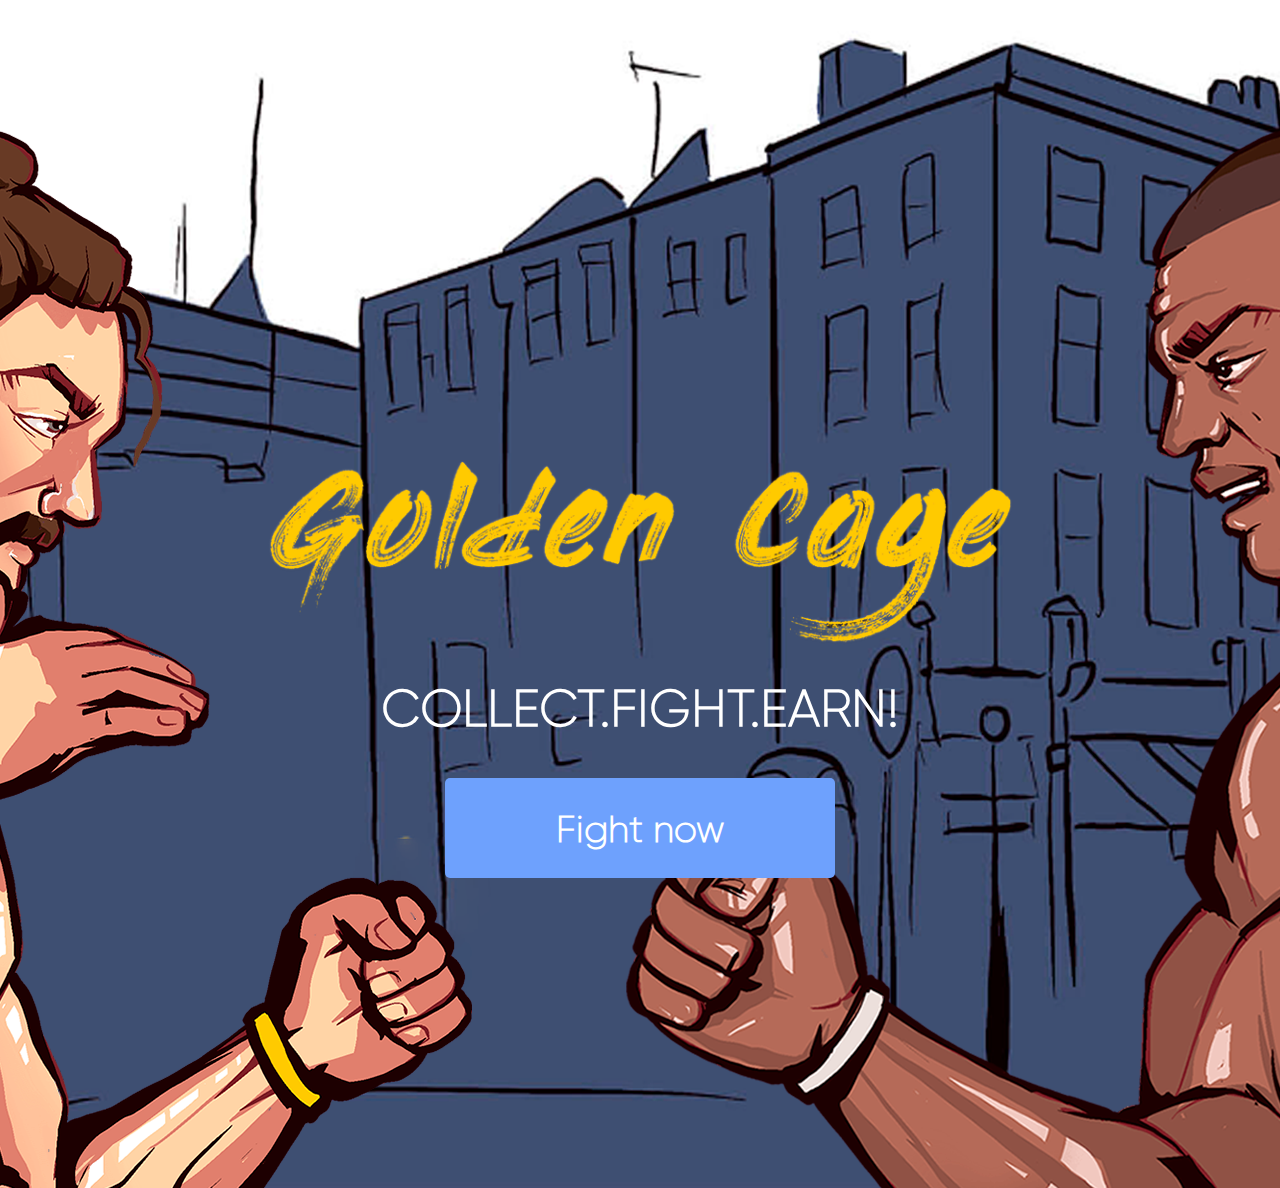
<file: index2.html>
<!DOCTYPE html>
<html lang="en">
<head>
    <meta charset="UTF-8">
    <meta http-equiv="X-UA-Compatible" content="IE=edge">
    <meta name="viewport" content="width=device-width, initial-scale=1.0">
    <title>Document</title>
    <link rel="stylesheet" href="style.css">
</head>
<body>
    <section class="collect">
        <div class="container">
            <img src="img/logo2.png" class="collect_img">
            <div class="collect_title">COLLECT.FIGHT.EARN!</div>
            <a href="#" class="collect_btn">Fight now</a>
        </div>
    </section>
</body>
</html>
</file>
<file: style.css>
*{
    margin: 0;
    padding: 0;
    box-sizing: border-box;
}

html{
    scroll-behavior: smooth;
}

.container{
    max-width:1187px;
    margin: 0 auto;
}

.container_header{
    width: 1200px;
    margin:0 auto;
}

::-webkit-scrollbar{
    width: 10px;
}
::-webkit-scrollbar-track{
    background: #455070;
}
::-webkit-scrollbar-thumb{
    background-color: #6396f4;
    border-radius: 10px;
}

a{
    text-decoration: none;
}

ul,li{
    list-style: none;
}

body{
    font-family: 'Gilroy';
}

@font-face{
    font-family: Gilroy;
    src:url(fonts/Gilroy-Black.ttf);
    src: url(fonts/Gilroy-BlackItalic.ttf);
    src: url(fonts/Gilroy-Bold.ttf);
    src:url(fonts/Gilroy-BoldItalic.ttf);
    src:url(fonts/Gilroy-ExtraBoldItalic.ttf);
    src:url(fonts/Gilroy-Heavy.ttf);
    src:url(fonts/Gilroy-HeavyItalic.ttf);
    src: url(fonts/Gilroy-LightItalic.ttf);
    src: url(fonts/Gilroy-Medium.ttf);
    src:url(fonts/Gilroy-MediumItalic.ttf);
    src:url(fonts/Gilroy-Regular.ttf);
    src:url(fonts/Gilroy-SemiBold.ttf);
    src:url(fonts/Gilroy-SemiBoldItalic.ttf);
    src:url(fonts/Gilroy-Thin.ttf);
    src:url(fonts/Gilroy-ThinItalic.ttf);
    src:url(fonts/Gilroy-UltraLight.ttf);
    /* src:url(fonts/Gilroy-UltraLightItalic.ttf); */
}

.header_top{
    height:80px;
    background-color: #455070;
    width: 100%;
    position:fixed;
    z-index: 99;
    transition:all .4s ease .8s;
    opacity: 0;
    transform: translate(0px,-50%);
}
.header_top.animation{
    opacity: 1;
    transform: translate(0px,0px);
}
.header_top-menu{
    display:flex;
    padding-top: 32px;
    margin-left: 85px;
}
.header_burger{
    display: none;
}
.header_menu-link{
    font-size:18px;
}
.header_menu-link a{
    margin-right: 15px;
    margin-left: 15px;
    color:#fff;
    text-align: center;
    display: block;
}
.logo{
    padding:0 19px;
    margin-top: -20px;
}
.social{
    margin-left: 10px;
    margin-top:-8px;
    position: absolute;
    right: 40px;
}
.social_link img{
    height: 32px;
}
.golden_img.animation{
    opacity: 1;
    transform:translate(0px,0px);
}
.header_title.animation{
    opacity: 1;
    transform:translate(0px,0px);
}
.header_title2.animation{
    opacity: 1;
    transform:translate(0px,0px);
}
.header_text.animation{
    opacity: 1;
    transform:translate(0px,0px);
}
.golden_img,.header_title,.header_title2,.header_text{
    padding-left: 120px;
    opacity: 0;
    transition: all .4s ease .4s;
    transform:translate(-20%,0px);
}
.header_lang{
    display:flex;
    position: absolute;
    right: 150px;
}
.translate{
    font-family: 'GILROY bold';
    font-weight: 600;
    margin-right: 17px;
    color:#fff;
    cursor:pointer;
}
.translate.active{
    color:#5c7cbc;
    pointer-events: none;
}
#en{
    position: relative;
}
#en::after{
    content:'|';
    position: absolute;
    left: 30px;
    color:#fff;
}
.header_bottom{
    height:1414px;
    background-image: url(img/header-bg.png);
    background-repeat: no-repeat;
    background-position: center;
}
.header_adaptive-img,.header_bottom-adaptive{
    display:none;
}
.header_bottom-inner{
    padding-top: 115px;
}
.golden_img,.collect_img{
    margin-bottom: 28px;
    width: 100%;
    max-width:775px;
    height:auto;
}
.header_title,.header_title2{
    font-family:Gilroy;
    font-size:65px;
    font-weight: 600;
    color:#fff;
}
.header_title2{
    margin-left: 220px;
    margin-bottom: 65px;
}
.header_text{
    font-size: 24px;
    color:#fff;
    font-weight: 400;
    max-width:700px;
}
.header_bottom-content{
    display:flex;
    padding-top: 83px;
}
.counter{
    max-width:600px;
    margin-left: 55px;
    transition: all .4s ease .4s;
    transform: translate(0px, 30%);
    opacity: 0;
}
.counter.animation{
    opacity: 1;
    transform: translate(0px,0px);
}
.counter_arrow{
    margin-left: 215px;
    height: 151px;
    margin-top: 60px;
}
.counter_title{
    font-size:24px;
    font-weight: 700;
    color:#fff;
    text-align:center;
    margin-bottom: 33px;
}
.counter_item{
    width:600px;
    background-color: #242936;
    height: 220px;
    border-radius:100px;
    border: 2px solid #fff;
}
.counter_item-content{
    display:flex;
    max-width: 500px;
    justify-content: space-between;
    margin-left:50px;
}
.date{
    width: 104px;
    height: 135px;
    padding-top: 38px;
}
.counter_number{
    font-size:41px;
    color:#fff;
    font-weight:600px;
    width: 104px;
    height: 104px;
    text-align:center;
    padding-top: 30px;
    background-image: url(img/number-bg.png);
    background-repeat: no-repeat;
    background-size: cover;
    background-position: center;
}
.counter_time{
    font-size:24px;
    text-align:center;
    color:#fff;
    font-weight:500;
    padding-top: 10px;
}

.awesome{
    height: 810px;
}
.awesome_inner{
    padding-top: 80px;
    position:relative;
}
.awesome_title{
    font-size:24px;
    font-weight: 700;
    text-align:center;
    transition: all .4s ease .4s;
    opacity: 0;
}
.awesome_title.animation{
    opacity: 1;
}
/* .awesome_title span{
    background-color: #3399ff;
    color:#fff;
} */
.awesome_content{
    display:flex;
    justify-content: space-between;
    padding-top: 75px;
}
.awesome_item{
    max-width:430px;
}
.awesome_item-content{
    display:flex;
    align-items: center;
    margin-bottom: 50px;
    transition: all .4s ease .4s;
    opacity: 0;
    transform: translate(-20%,0px);
}
.awesome_item-content.animation{
    opacity: 1;
    transform: translate(0px,0px);
}
.awesome_img{
    display:flex;
}
.awesome_img img{
    transition: all .4s ease .8s;
    opacity: 0;
}
.awesome_img img.animation{
    opacity: 1;
}
.awesome_img-text{
    color:#000;
    font-size:18px;
    font-weight: bold;
    position: absolute;
    right: 0;
    top:160px;
}
.awesome_item-img{
    width: 81px;
    margin-left: 13px;
}
.awesome_item-img2{
    width: 97px;
    padding-left: 5px;
}
.awesome_item-img3{
    width: 90px;
    padding-left: 5px;
}
.awesome_item-img4{
    width: 96px;
    padding-left: 5px;
}
.awesome_item-text{
    font-size:18px;
    font-weight: 600;
    padding-left: 40px;
}

.details{
    background-image: url(img/details-bg.png);
    height: 1508px;
    background-position: center;
}
.details_title{
    font-size:48px;
    color:#fff;
    text-align:center;
    font-weight: bold;
    padding-top: 233px;
    text-transform: uppercase;
    transition:all .4s ease .4s;
    opacity: 0;
    transform: translate(20px,0px);
}
.details_title.animation{
    opacity: 1;
    transform: translate(0px,0px);
}
.tabs_nav{
    margin-left: 100px;
    margin-top: 70px;
    margin-bottom: 60px;
}
.tabs_nav-btn{
    background-color:transparent;
    border:2px solid #fff;
    border-radius:5px;
    font-size:25px;
    font-weight: bold;
    color:#fff;
    width: 220px;
    height: 60px;
    cursor:pointer;
    box-shadow:0 0 5px rgb(255, 255, 255);
    transition:.3s ease;
    margin-left: 17px;
}
.nav_btn1{
    transition: all ease .2s;
    opacity: 0;
    transform: translate(-40%,0px);
}
.nav_btn2{
    transition: all ease .4s;
    opacity: 0;
    transform: translate(-40%,0px);
}
.nav_btn3{
    transition: all ease .8s;
    opacity: 0;
    transform: translate(-40%,0px);
}
.nav_btn4{
    transition: all ease 1s;
    opacity: 0;
    transform: translate(-40%,0px);
}
.nav_btn1.animation{
    opacity: 1;
    transform:translate(0px,0px);
}
.nav_btn2.animation{
    opacity: 1;
    transform:translate(0px,0px);
}
.nav_btn3.animation{
    opacity: 1;
    transform:translate(0px,0px);
}
.nav_btn4.animation{
    opacity: 1;
    transform:translate(0px,0px);
}
.tabs_nav-btn:hover{
    background-color: #6396f4;
    border-color: #6396f4;
    box-shadow: 0 0 5px rgb(81, 162, 255);
}
.tabs_nav-btn.active{
    background-color: #6396f4;
    border-color: #6396f4;
    box-shadow: 0 0 5px rgb(81, 162, 255);
}
.tabs_item{
    display:none;
}
.tabs_item.active{
    display:block;
}
.slider_title{
    font-size:24px;
    color:#fff;
    font-weight: bold;
    text-align: center;
    margin-bottom: 35px;
}
.slider_item{
    display:flex;
    justify-content: space-between;
}
.slide{
    width: 370px;
    height: 512px;
    background-image: url(img/slide-bg.png);
    background-repeat: no-repeat;
}
.two_slide{
    background-image: url(img/slide2-bg.png);
}
.three_slide{
    background-image: url(img/slide3-bg.png);
}
.thour_slide{
    background-image: url(img/slide4-bg.png);
}
.five_slide{
    background-image: url(img/slide5-bg.png);
}
.six_slide{
    background-image: url(img/slide6-bg.png);
}
.seven_slide{
    background-image: url(img/slide7-bg.png);
}
.eath_slide{
    background-image: url(img/slide8-bg.png);
}
.nine_slide{
    background-image: url(img/slide9-bg.png);
}
.ten_slide{
    background-image: url(img/slide10-bg.png);
}
.slide_title{
    font-size:26px;
    font-weight: bold;
    color:#fff;
    margin-bottom: 28px;
    margin-left: 75px;
    padding-top: 50px;
}
.slide_text{
    font-size:21px;
    font-weight:normal;
    color:#fff;
    margin-left: 75px;
}
.slider .slick-arrow{
    position:absolute;
    top:50%;
    font-size:0;
    border:none;
    width: 15px;
    height: 24px;
    background:transparent;
    cursor:pointer;
}
.slider .slick-arrow.slick-next{
    background-image: url(img/arrow-next.png);
    right: 0;
}
.slider .slick-arrow.slick-prev{
    background-image: url(img/arrow-prev.png);
    z-index: 2;
}
button#slick-slide-control00{
    font-size:0;
    height: 18px;
    width: 18px;
    background: #646b80;
    border-radius: 50px;
    border:none;
    margin-right: 20px;
}
button#slick-slide-control01{
    font-size:0;
    height: 18px;
    width: 18px;
    background: #646b80;
    border-radius: 50px;
    border:none;
    margin-right: 20px;
}
button#slick-slide-control02{
    font-size:0;
    height: 18px;
    width: 18px;
    background: #646b80;
    border-radius: 50px;
    border:none;
    margin-right: 20px;
}
button#slick-slide-control03{
    font-size:0;
    height: 18px;
    width: 18px;
    background: #646b80;
    border-radius: 50px;
    border:none;
    margin-right: 20px;
}
button#slick-slide-control04{
    font-size:0;
    height: 18px;
    width: 18px;
    background: #646b80;
    border-radius: 50px;
    border:none;
}
.slick-dots{
    position: absolute;
    display:flex;
    top: 100%;
    left: 50%;
    padding-top: 50px;
}
li.slick-active #slick-slide-control00{
    background: #6497f5;
}
li.slick-active #slick-slide-control01{
    background: #6497f5;
}
li.slick-active #slick-slide-control02{
    background: #6497f5;
}
li.slick-active #slick-slide-control03{
    background: #6497f5;
}
li.slick-active #slick-slide-control04{
    background: #6497f5;
}
.slider_bottom-text{
    color:#fff;
    font-size:24px;
    text-align: center;
    font-weight: 500;
    margin-top: 100px;
    height: 132px;
    width: 100%;
    background-color: #2c3347;
    border-radius:5px;
    padding-top: 40px;
}
.track_inner{
    display:flex;
    justify-content: space-between;
}
.track_item{
    width: 694px;
    height: 80px;
    background-image: url(img/track-bg.png);
    background-repeat: no-repeat;
    display:flex;
    justify-content: space-between;
    padding:0 15px;
}
.track_item p{
    font-size:21px;
    color:#fff;
    font-weight: 400;
    padding-top: 24px;
    margin-left: 50px;
    transform: rotate(2deg);
}
.track_item img{
    height: 27px;
    width: 17px;
    margin-right: 34px;
    margin-top: 43px;
}
.track_img{
    width: 100%;
    max-width:377px;
    height: auto;
    margin-top: 30px;
    padding:0 15px;
}
.track_text{
    height: 395px;
    width: 100%;
    background-color: #2c3347;
    border-radius: 5px;
    margin-top: 50px;
}
.track_hr{
    height: 3px;
    background-color: #fff;
    border: none;
    margin: 0 auto;
    width: 180px;
}
.track_text p{
    font-size:25px;
    color:#fff;
    font-weight: 500;
    text-align: center;
    margin-top: 30px;
    padding:15px 15px;
}
.track_text strong{
    font-size:25px;
    color:#fff;
    text-align: center;
    padding-top: 55px;
    margin-bottom: 30px;
    display:block;
    padding:15px 15px;
}
.modes{
    display:flex;
    justify-content: space-between;
}
.modes_text{
    width: 700px;
    height: 1000px;
    background-color:#2c3347;
    border-radius: 5px;
}
.modes_text p{
    font-size:25px;
    font-weight: 500;
    color:#fff;
    padding-top: 45px;
    padding-left: 60px;
    padding-right: 60px;
}
.modes_text strong{
    color:#fff;
    font-size:24px;
    display:block;
    padding-left: 60px;
}
.modes_img{
    width: 451px;
    height: 347px;
    margin-top: 100px;
}
.tournaments{
    display:flex;
    justify-content: space-between;
}
.tournaments_text{
    width: 700px;
    height: 917px;
    background-color:#2c3347;
    border-radius: 5px;
}
.tournaments_text p{
    font-size:25px;
    font-weight: 500;
    color:#fff;
    padding-top: 75px;
    padding-left: 60px;
    padding-right: 60px;
}
.tournaments_img{
    width: 434px;
    height: 387px;
    margin-top: 100px;
}

.our_title{
    font-size:48px;
    font-weight: bold;
    text-align:center;
    padding-top: 20px;
    margin-bottom: 40px;
    opacity: 0;
    transition: all .4s ease .4s;
    transform: translate(20px,0px);
}
.our_title.animation{
    transform: translate(0px,0px);
    opacity: 1;
}
.our_text{
    font-size:21px;
    font-weight: 500;
    text-align: center;
    color:#38415c;
    opacity: 0;
    transition: all .4s ease .4s;
    transform: translate(20px,0px);
}
.our_text.animation{
    transform: translate(0px,0px);
    opacity: 1;
}
.our_inner{
    padding-top: 40px;
}
.our_cards{
    display: flex;
    flex-wrap: wrap;
}
.our_card{
    width: 280px;
    height: 380px;
    margin-bottom: 40px;
    margin-left: 10px;
    position: relative;
    transition: all .4s ease .4s;
    opacity: 0;
    transform: translate(0px,-20%);
}
.card_img{
    transition: .4s ease;
}
.our_card p{
    position: absolute;
    top: 70%;
    font-size: 14px;
    color: #fff;
    font-weight: bold;
    z-index: 4;
    padding-left: 20px;
    display:none;
    background: linear-gradient(180deg,rgba(0,0,0,0) 14%,rgb(29, 42, 76) 100%);
    max-width: 265px;
    border-radius: 20px;
    padding-bottom: 13px;
    padding-right: 25px;
    font-family:"Play", sans-serif;
}
.our_card1:hover .our_card-text1{
    display: block;
    filter:blur(0);
}
.card_img1:hover{
    filter:blur(3px);
}
.our_card2:hover .our_card-text2{
    display: block;
    filter:blur(0);
}
.card_img2:hover{
    filter:blur(3px)
}
.our_card3:hover .our_card-text3{
    display: block;
    filter:blur(0);
}
.card_img3:hover{
    filter:blur(3px)
}
.our_card4:hover .our_card-text4{
    display: block;
    filter:blur(0);
}
.card_img4:hover{
    filter:blur(3px)
}
.our_card5:hover .our_card-text5{
    display: block;
    filter:blur(0);
}
.card_img5:hover{
    filter:blur(3px)
}
.our_card6:hover .our_card-text6{
    display: block;
    filter:blur(0);
}
.card_img6:hover{
    filter:blur(3px)
}
.our_card7:hover .our_card-text7{
    display: block;
    filter:blur(0);
}
.card_img7:hover{
    filter:blur(3px)
}
.our_card8:hover .our_card-text8{
    display: block;
    filter:blur(0);
}
.card_img8:hover{
    filter:blur(3px)
}
.our_card.animation{
    opacity: 1;
    transform: translate(0px,0px);
}
.our_card:nth-child(even){
    margin-top: 70px;
    transition: all .4s ease .8s;
}
.card_img{
    z-index: 3;
    position: relative;
}
.pluse_card{
    z-index: 4;
    position: relative;
    top: -415px;
    left: 220px;
    cursor:pointer;
}

.craft{
    height: 1060px;
    background-image: url(img/craft-bg.png);
    background-position: center;
}
.craft_inner{
    display:flex;
    justify-content: space-between;
    padding-top: 300px;
}
.craft_text{
    height: 560px;
    width: 590px;
    background:#2c3347;
    border-radius: 5px;
    transition:all .4s ease .4s;
    opacity: 0;
    transform: translate(-20%,0px);
}
.craft_text.animation{
    opacity: 1;
    transform: translate(0px,0px);
}
.craft_text h2{
    font-size:48px;
    color:#fff;
    font-weight: bold;
    padding:0 24px;
    margin-top: 72px;
}
.craft_text p{
    font-size:23px;
    font-weight: 500;
    color:#fff;
    padding:0 24px;
    margin-top: 43px;
}
.craft_img{
    height: 400px;
    opacity: 0;
    transform: translate(20px,0px);
    transition: all .4s ease .4s;
}
.craft_img.animation{
    opacity: 1;
    transform: translate(0px,0px);
}

.starts{
    position:relative;
    padding:0 15px;
}
.starts_inner{
    display:flex;
    position: relative;
}
.starts_counter{
    max-width: 735px;
}
.starts_counter-item{
    display:flex;
}
.starts_title{
    font-size:48px;
    text-transform: uppercase;
    font-weight: bold;
    color:#242936;
    margin-bottom: 45px;
    max-width:535px;
}
.starts_text{
    font-size:19px;
    font-weight: 500;
    color:#242936;
    max-width:600px;
}
.arrow_inStarts{
    transform: rotate(270deg);
    /* margin-top: 50px; */
    width: 97px;
    height: 131px;
    margin-left: -20px;
}
.starts_bottom-text{
    font-size:42px;
    font-weight: bold;
    color:#1f2432;
}
.starts_title.animation{
    opacity: 1;
    transform: translate(0px,0px);
}
.starts_text.animation{
    opacity: 1;
    transform: translate(0px,0px);
}
.starts_bottom-text.animation{
    opacity: 1;
    transform: translate(0px,0px);
}
.starts_title,.starts_text,.starts_bottom-text{
    opacity: 0;
    transition:all .4s ease .4s;
    transform: translate(0px,20%);
}
.starts_bottom{
    display:flex;
    align-items: center;
}
.starts_bottom-counter .counter{
    margin-left: 50px;
}
.starts_img{
    z-index: 7;
    margin-left: 20px;
    position:relative;
    display:block;
    opacity: 0;
    transition:all .4s ease .4s;
    transform: translate(20px,0px);
}
.starts_img.animation{
    opacity: 1;
    transform: translate(0px,0px);
}
.starts_btn{
    height: 75px;
    background-color: #689bf8;
    box-shadow: 0 0 5px rgb(81 162 255);
    border-radius: 5px;
    font-size:26px;
    font-weight: bold;
    color:#fff;
    border:none;
    cursor:pointer;
    z-index: 6;
    position: absolute;
    right:100px;
    top:45%;
    padding-left: 160px;
    padding-right: 50px;
    padding-top: 23px;
}

.roadmap{
    height: 2020px;
    background-image: url(img/roadmap-bg.png);
    background-position: center;
}
.roadmap_title{
    font-size:48px;
    color:#fff;
    font-weight: bold;
    text-align:center;
    padding-top: 295px;
    margin-bottom: 40px;
    opacity: 0;
    transition: all .4s ease .4s;
    transform: translate(-20%,0px);
}
.roadmap_title.animation{
    opacity: 1;
    transform: translate(0px,0px);
}
.roadmap_text{
    font-size:21px;
    color:#fff;
    text-align: center;
    font-weight: 500;
    opacity: 0;
    transition: all .4s ease .4s;
    transform: translate(-20%,0px);
}
.roadmap_text.animation{
    opacity: 1;
    transform: translate(0px,0px);
}
.roadmap_inner{
    display:flex;
    justify-content: space-between;
    padding-top: 45px;
}
.roadmap_card{
    width: 535px;
    background-image: url(img/roadmap-card1.png);
    background-repeat: no-repeat;
    margin-bottom: 305px;
    opacity: 0;
    transition: all .4s ease .4s;
    transform: translate(0px,-20%);
}
.roadmap_card.animation{
    opacity: 1;
    transform: translate(0px,0px);
}
.roadmap_card-two{
    background-image: url(img/roadmap-card2.png);
}
.roadmap_card-three{
    background-image: url(img/roadmap-card3.png);
    margin-top: 400px;
}
.roadmap_card-title{
    font-size:36px;
    color:#000;
    font-weight: bold;
    text-transform: uppercase;
    padding-top: 70px;
    margin-left: 55px;
    margin-bottom: 30px;
}
.roadmap_card-text{
    font-size:21px;
    color:#38415c;
    font-weight: 500;
    margin-left: 50px;
    padding-bottom: 70px;
}
.roadmap_center-img{
    width: 68px;
    height: 828px;
    padding-top: 180px;
}

.faq_title{
    font-size:48px;
    font-weight: bold;
    text-align: center;
    color:#242936;
    opacity: 0;
    transition: all .4s ease .4s;
    transform: translate(-20%,0px);
}
.faq_title.animation{
    opacity: 1;
    transform: translate(0px,0px);
}
.faq_inner{
    padding-top: 50px;
    margin-bottom: 60px;
}
.faq_item{
    width: 100%;
    background-color: #242936;
    border-radius: 100px;
    display: flex;
    justify-content: space-between;
    align-items: center;
    margin-bottom: 20px;
    opacity: 0;
    transition: all .4s ease .4s;
    transform: translate(0px,20%);
}
.faq_item.animation{
    opacity: 1;
    transform: translate(0px,0px);
}
.faq_item p{
    color:#fff;
    font-size:23px;
    padding-left: 50px;
    padding-top: 40px;
    padding-bottom: 40px;
}
.faq_item img{
    padding-right: 50px;
    cursor:pointer;
}
.faq_item-modal{
    width: 100%;
    background-color:#5c7cbc;
    border-radius: 100px;
    display: flex;
    justify-content: space-between;
    align-items: center;
    margin-bottom: 20px;
    display:none;
}
.faq_item-modal p{
    color:#242936;
    font-size:23px;
    padding-left: 50px;
    padding-top: 40px;
    padding-bottom: 40px;
}
.faq_item-modal.active{
    display:block;
}
.faq_btn{
    width: 290px;
    height: 80px;
    background-color:#3399ff;
    box-shadow: 0 0 5px rgb(81 162 255);
    border-radius: 5px;
    color:#fff;
    font-size:28px;
    font-weight: bold;
    text-align: center;
    padding-top: 28px;
    display:block;
    margin:0 auto;
}

.report{
    background-image: url(img/report-bg.png);
    background-repeat: no-repeat;
    background-position: top;
}
.report_title{
    font-size:48px;
    color:#fff;
    font-weight: bold;
    text-align: center;
    padding-top: 185px;
    opacity: 0;
    transition: all .4s ease .4s;
    transform: translate(-20%,0px);
}
.report_title.animation{
    opacity: 1;
    transform: translate(0px,0px);
}
.report_inner{
    background-color: #1f2432;
    width: 100%;
    height: 500px;
    border-radius: 5px;
    margin-top: 45px;
    opacity: 0;
    transition: all .6s ease .8s;
}
.report_inner.animation{
    opacity: 1;
    transform: translate(0px,0px);
}
.report_inner-title{
    font-size:21px;
    color:#fff;
    font-weight: 500;
    text-align: center;
    padding-top: 45px;
    margin-bottom: 20px;
}
.report_inner-text{
    font-size:21px;
    color:#fff;
    text-align: center;
    display: block;
}
.report_cards{
    margin-top: 70px;
    display:flex;
    justify-content: space-between;
    padding:0 40px;
}
.report_card{
    width: 210px;
    height: 210px;
}
.report_card img{
    display:block;
    padding-left: 20px;
    margin-bottom: 25px;
}
.report_card-text{
    font-size:21px;
    color:#fff;
    font-weight: bold;
    text-align: center;
}
.report_bottom-inner{
    margin-top: 65px;
}
.report_bottom-title{
    font-size:24px;
    color:#070c12;
    font-weight: 600;
    text-align: center;
    margin-bottom: 45px;
    opacity: 0;
    transition: all .4s ease .4s;
    transform: translate(20px,0px);
}
.report_bottom-title.animation{
    opacity: 1;
    transform: translate(0px,0px);
}
.report_bottom-text{
    color:#38415c;
    font-size:21px;
    font-weight: 500;
    margin-bottom: 22px;
    opacity: 0;
    transition: all .4s ease .4s;
    transform: translate(20px,0px);
}
.report_bottom-text.animation{
    opacity: 1;
    transform: translate(0px,0px);
}
.report_bottom-text img{
    padding-right: 22px;
}

.command{
    margin-top: 150px;
}
.command_title{
    font-size:48px;
    color:#070c12;
    font-weight: bold;
    text-align: center;
    margin-bottom: 50px;
    opacity: 0;
    transition: all .4s ease .4s;
    transform: translate(-20%,0px);
}
.command_title.animation{
    opacity: 1;
    transform: translate(0px,0px);
}
.command_text{
    color:#38415c;
    font-size:21px;
    text-align: center;
    font-weight: 500;
    opacity: 0;
    transition: all .4s ease .4s;
    transform: translate(-20%,0px);
}
.command_text.animation{
    opacity: 1;
    transform: translate(0px,0px);
}
.slider2{
    margin-top: 50px;
}
.command_slide{
    width: 280px;
}
.command_slide:nth-child(even){
    margin-top: 50px;
}
.command_slide-title{
    font-size:26px;
    color:#38415c;
    margin-top: 25px;
    margin-bottom: 30px;
}
.command_slide-text{
    font-size:21px;
    color:#38415c;
}
.slider_item2{
    display:flex;
    justify-content: space-between;
}
.slider2 .slick-arrow{
    position:absolute;
    top:50%;
    font-size:0;
    border:none;
    width: 15px;
    height: 24px;
    background:transparent;
    cursor:pointer;
}
.slider2 .slick-arrow.slick-next{
    background-image: url(img/next2.png);
    right: 0;
}
.slider2 .slick-arrow.slick-prev{
    background-image: url(img/prev2.png);
    z-index: 2;
    left:-30px;
}

.partner{
    background-image: url(img/partner-bg.png);
    background-repeat: no-repeat;
    background-position: center;
    height: 760px;
}
.partner_title{
    font-size:48px;
    color:#fff;
    text-align: center;
    font-weight: bold;
    padding-top: 245px;
    opacity: 0;
    transition: all .4s ease .4s;
    transform: translate(-20%,0px);
}
.partner_title.animation{
    opacity: 1;
    transform: translate(0px,0px);
}
.partner_inner{
    display: flex;
    justify-content: space-between;
    margin-top: 50px;
    align-items: center;
}
.partner_inner img{
    opacity: 0;
    transition: all .6s ease .8s;
    transform: translate(0px,20%);
}
.partner_inner img.animation{
    opacity: 1;
    transform: translate(0px,0px);
}

.footer_inner{
    display: flex;
    justify-content: space-between;
}
.footer_link{
    font-size:18px;
    margin-bottom: 20px;
    display:block;
    color:#38415c;
}
.footer_menu{
    opacity: 0;
    transition: all .6s ease .8s;
    transform: translate(-20%,0px);
}
.footer_menu.animation{
    opacity: 1;
    transform: translate(0px,0px);
}
.footer_contact{
    opacity: 0;
    transition: all .6s ease .8s;
    transform: translate(20px,0px);
}
.footer_contact.animation{
    opacity: 1;
    transform: translate(0px,0px);
}
.footer_contact p{
    text-align: right;
    font-size:18px;
    color:#38415c;
}
/* конец первой страницы */
/* вторая страница */
.collect{
    background-image: url(img/index2-bg.png);
    background-repeat: no-repeat;
    background-position: center;
    height: 1188px;
}
.collect_title{
    font-size:51px;
    font-weight: bold;
    color:#fff;
    text-align: center;
    margin-top: 35px;
    margin-bottom: 40px;
}
.collect_img{
    display:block;
    margin:0 auto;
    padding-top: 460px;
    padding-left: 15px;
    padding-right: 15px;
}
.collect_btn{
    color:#fff;
    font-size:37px;
    font-weight: bold;
    text-align: center;
    display: block;
    margin:0 auto;
    width: 390px;
    height: 100px;
    background-color: #6ea1fd;
    border-radius: 5px;
    padding-top: 30px;
}
/* конец второй страницы */
/* начало третьей страницы */
.awaited{
    background-image: url(img/index3-bg.png);
    background-position: center;
    background-repeat: no-repeat;
    height: 927px;
}
.awaited_inner{
    padding-top: 160px;
}
.awaited_title{
    font-size:51px;
    color:#fff;
    font-weight: bold;
    text-transform: uppercase;
    margin-bottom: 60px;
    max-width:690px;
}
.awaited_text{
    font-size:24px;
    color:#fff;
    font-weight: 500;
    max-width:815px;
}
.awaited_btn{
    color:#242936;
    font-size:21px;
    font-weight: bold;
    display:block;
    width: 266px;
    height: 88px;
    background-color: #edc010;
    border-radius: 100px;
    text-align: center;
    padding-top: 32px;
    margin-top: 50px;
    margin-bottom: 30px;
}
.attention{
    padding-top: 40px;
}
.attention_title{
    font-size:24px;
    color:#eb4848;
    font-weight: bold;
    margin-bottom: 25px;
}
.attention_text{
    color:#38415c;
    font-size:24px;
    font-weight: 500;
    padding-bottom: 120px;
}
.footer_menu-title,.footer_contact-title{
    font-size:20px;
    color:#000;
    font-weight: bold;
    margin-bottom: 20px;
    padding-top: 75px;
}
/* конец третьей страницы */
/* начало четвёртой страницы */
.guide{
    height: 687px;
    background-image: url(img/index4-bg.png);
    background-repeat: no-repeat;
    background-position: center;
}
.guide_title{
    font-size:50px;
    font-weight: bold;
    color:#fff;
    padding-top: 100px;
    margin-bottom: 70px;
    opacity: 0;
    transition:all .4s ease .8s;
}
.guide_title.animation{
    opacity: 1;
}
.guide_item{
    display:flex;
    align-items: center;
    margin-bottom: 50px;
    margin-right: 20px;
}
.guide_inner{
    display:flex;
    flex-wrap: wrap;
}
.guide_item-img{
    width: 68px;
    height: 68px;
    background-color: #7b849f;
    background-position: center;
    border-radius: 50px;
    margin-right: 25px;
    cursor:pointer;
}
.guide_item-img.active-guide{
    background-color: #ffc900;
}
.guide_item-img img{
    display:block;
    margin:0 auto;
    padding-top: 20px;
}
.guide_item-text{
    font-size:26px;
    color:#fff;
    font-weight: bold;
    max-width:170px;
}
.guide_item1,.guide_item2,.guide_item3,.guide_item4,.guide_item5{
    opacity: 0;
    transition: all .4s ease .8s;
    transform:translate(-20%,0px);
}
.guide_item6,.guide_item7,.guide_item8,.guide_item9,.guide_item10{
    opacity: 0;
    transition: all .4s ease .8s;
    transform:translate(20%,0px);
}
.guide_item11,.guide_item12,.guide_item13,.guide_item14{
    opacity: 0;
    transition: all .4s ease .8s;
    transform:translate(-20%,0px);
}
.guide_item.animation{
    opacity: 1;
    transform: translate(0px,0px);
}
.slideStarts{
    display:none;
}
.slideStarts.active-guide{
    display:block;
}
.slideStarts_title{
    font-size:25px;
    color:#000;
    font-weight: bold;
    margin-bottom: 50px;
}
.slideStarts_text{
    font-size:24px;
    color:#38415c;
    font-weight: 500;
    margin-bottom: 40px;
}
.slideStarts strong{
    font-size:24px;
    margin-bottom: 40px;
    display: block;
}
/* конец четвёртой страницы */
/* начало пятой страницы */
th{
    font-size:19px;
    background-color: #455070;
    color:#fff;
    font-weight: bold;
    /* border-top-left-radius: 5px;
    border-top-right-radius: 5px; */
}
.rank{
    width: 188px;
    height: 80px;
}
td{
    border:1px solid #d9e1f7;
    background-color: #fff;
}
table{
    border-collapse: collapse;
}
th.rank{
    border-top-left-radius:5px;
}
th.earn{
    border-top-right-radius:5px;
}
td.number{
    font-size:19px;
    font-weight: bold;
    color:#000;
    padding:30px 80px;
}
td.nic{
    font-size:19px;
    font-weight: bold;
    color:#4f8bba;
    text-decoration: underline;
    text-decoration-color: #4f8bba;
}
td.earning{
    font-size:19px;
    font-weight: bold;
    color:#000;
}
.table_title{
    font-size:51px;
    font-weight: bold;
    color:#fff;
    margin-bottom: 50px;
    padding-top: 75px;
}
.Table{
    min-height: 1019px;
    background-image: url(img/table-bg.png);
    background-repeat: no-repeat;
    background-position: top;
    margin-bottom: 60px;
}
/* конец пятой страницы */
/* начало шестой страницы */
.collection{
    background-image: url(img/colection-bg.png);
    background-position: top;
    background-repeat: no-repeat;
}
.collection_title{
    margin-bottom: 50px;
    padding-top: 75px;
    font-size:51px;
    color:#fff;
    font-weight: bold;
}
.collection_cards{
    display:flex;
    justify-content:space-between;
    flex-wrap: wrap;
}
.collection_card{
    width: 281px;
    height: 425px;
    margin-bottom: 35px;
    background-image: url(img/collection-card-bg.png);
    background-repeat: no-repeat;
    background-position: bottom;
}
.collection_card img{
    display:block;
    margin:0 auto;
}
.collection_card p{
    color:#38415c;
    font-size:14px;
    font-weight: 500;
    text-align:center
}
p.wax{
    font-size:21px;
    color:#38415c;
    font-weight: bold;
    margin-top: 35px;
    margin-bottom: 15px;
    text-align: center;
}
/* конец шестой страницы */
/* АДАПТИВ! */
@media(max-width:1095px){
    .guide_item6,.guide_item7,.guide_item8,.guide_item9,.guide_item10{
        transform: translate(5px,0px);
    }
    .slider3{
        padding:0 15px;
    }
    .social_link img{
        width: 25px;
    }
    .header_bottom{
        padding:0 15px;
    }
    .awesome_img img{
        width: 600px;
    }
    .modes{
        display:block;
    }
    .modes_text{
        margin:0 auto;
    }
    .modes_img{
        width: 100%;
        max-width: 451px;
        height: auto;
        margin:0 auto;
        display: block;
        padding: 100px 15px 0 15px;
    }
    .tournaments{
        display:block;
    }
    .tournaments_text{
        margin:0 auto;
    }
    .tournaments_img{
        width: 100%;
        max-width: 451px;
        height: auto;
        margin:0 auto;
        display: block;
        padding: 100px 15px 0 15px;
    }
    .starts{
        margin-top: 150px;
    }
    .starts_inner{
        display:block;
    }
    .starts_btn{
        padding-right: 70px;
        padding-left: 80px;
        width: 200px;
        padding-bottom: 23px;
        position: relative;
    }
    .roadmap_card-text{
        padding-right: 15px;
    }
    .slider2 .slick-arrow.slick-prev{
        left: 0;
    }
    .slider_item2{
        padding:0 20px;
    }
    .footer_link{
        padding-left:15px;
    }
    .footer_contact p{
        padding-right: 15px;
    }
    .footer_menu-title{
        padding-left: 15px;
    }
    .collection_cards{
        padding:0 15px;
    }
    .awaited_inner{
        padding-left: 15px;
        padding-right: 15px;
    }
    .attention{
        padding-left: 15px;
        padding-right: 15px;
    }
    .guide_inner{
        padding:0 15px;
    }
    .guide_title{
        padding-left:15px;
        padding-right:15px;
    }
    .guide{
        background-size: cover;
        height: 100%;
    }
}
@media(max-width:1070px){
    .track_inner{
        display:block;
    }
    .track_list{
        width: 694px;
        margin:0 auto;
    }
    .track_img{
        margin: 0 auto;
        display: block;
    }
    .craft_inner{
        display:block;
        margin:0 auto;
        padding-top: 0;
    }
    .craft_text{
        margin:0 auto;
    }
    .craft_img{
        display: block;
        margin: 0 auto;
        margin-top: 20px;
        width: 100%;
        max-width:516px;
        height: auto;
    }
    .roadmap_center-img{
        display:none;
    }
    .roadmap_inner{
        display:block;
    }
    .roadmap_card{
        margin:0 auto;
        background-size: contain;
    }
    .roadmap_card-three{
        margin-top: 20px;
    }
    .roadmap{
        height: 2220px;
        background-repeat: no-repeat;
        background-size: cover;
    }
    .faq{
        padding-top: 50px;
    }
    .details{
        margin-bottom: 400px;
    }
    .report_bottom-text{
        padding:0 15px;
    }
}
@media(max-width:1045px){
    .counter_arrow{
        margin-left: 0;
    }
    .report_br{
        display:none;
    }
    .report_inner-title{
        padding:0 15px;
        padding-top: 45px;
    }
    .report_inner-text{
        padding:0 15px;
    }
    .report_bottom-title{
        padding:0 15px;
    }
    .report_bottom-text{
        padding:0 15px;
    }
}
@media(max-width:960px){
.header_burger{
    display:block;
    position:relative;
    width: 30px;
    height: 20px;
    z-index:3;
    cursor:pointer;
    top:30px;
}
.header_burger:before,
.header_burger:after{
    content:'';
    background-color:#fff;
    width:100%;
    height:2px;
    left: 0;
    position:absolute;
    transition:all 0.3s ease 0s;
}
.header_burger:before{
    top:0;
}
.header_burger:after{
    bottom:0;
}
.header_burger span{
    position: absolute;
    width:100%;
    background-color: #fff;
    height:2px;
    left:0;
    top:9px;
    transition:all 0.3s ease 0s;
}
.header_top-menu{
    position:fixed;
    left: -100%;
    /* height: 75%; */
    background-color: #455070;
    padding-top:90px;
    padding-left:10px;
    transition:all 0.3s ease 0s;
    overflow:auto;
    display:block;
    margin-left: 0;
}
.header_top-menu.active-menu{
    left:0;
}
.header_burger.active-menu:before{
    transform:rotate(45deg);
    top:9px;
}
.header_burger.active-menu:after{
    transform:rotate(-45deg);
    bottom:9px;
}
.header_burger.active-menu span{
    transform:scale(0);
}
/* .header_top{
    z-index: 23;
    position: relative;
} */
.logo{
    display:none;
}
.header_menu-link a{
    margin-bottom: 20px;
}
.social{
    margin: 0 auto;
    width: 90px;
}
.header_lang{
    display: flex;
    margin: 0 auto;
    width: 66px;
    margin-top: 15px;
    margin-bottom: 20px;
}
.social,.header_lang{
    position:relative;
    right: 0;
}
.golden_img, .header_title, .header_title2, .header_text{
    padding-left: 0;
}
.awesome_content{
    display:block;
}
.awesome_item{
    margin:0 auto;
}
.awesome_img img{
    margin:0 auto;
    display:block;
    width: 100%;
    max-width:600px;
    height: auto;
    padding:0 15px;
}
.awesome_img-text{
    top: -20px;
    min-width:98px;
}
.awesome{
    margin-bottom: 350px;
}
.awesome_img{
    position:relative
}
.track_text p{
    font-size:20px;
}
.track_text strong{
    font-size:20px;
}
.report_cards{
    display:block;
}
.report_inner{
    height: 100%;
}
.report_card{
    margin:0 auto;
    margin-bottom: 50px;
}
.report_cards{
    padding-bottom: 20px;
}
.partner_inner{
    display:block;
    margin-top: 20px;
}
.partner_inner img{
    display:block;
    margin:0 auto;
    margin-bottom: 20px;
}
.partner{
    height: 1100px;
    background-image: url(img/partner-bg-adaptive.png);
    background-size: cover;
}
.partner_title{
    padding-top: 200px;
    color:#fff;
}
.footer{
    padding-top: 50px;
}
table{
    margin: 0 auto;
    width: 90%;
}
.footer_contact,.details_title,.report_bottom-title,.report_bottom-text,.starts_img,.craft_img,.our_title,.our_text{
    transform: translate(-10%,0px);
}
}
@media(max-width:850px){
    .header_bottom{
        height: 600px;
    }
    .header{
        height: 600px;
    }
    .header_title2{
        margin-bottom: 20px;
    }
    .golden_img{
        margin-bottom: 0;
    }
    .header_bottom-content{
        display:none;
        padding-top: 0;
    }
    .header_bottom-inner{
        z-index:22;
        position:relative;
    }
    .header_adaptive-img{
        display: block;
        position: absolute;
        left: 0;
        bottom: 0;
        width: 100%;
        height: 90%;
        z-index:21;
    }
    .header_bottom-adaptive{
        display: block;
        position: absolute;
        left: 0;
        bottom: 0;
        top: 160%;
        width: 100%;
        height: auto;
        z-index:21;
    }
    .header_bottom{
        background-image: url(img/header-bg-adaptive.png);
        background-position: top;
    }
    .counter_arrow{
        transform: rotate(90deg);
    }
    .slider_text-br{
        display:none;
    }
    .our_cards{
        display:block;
    }
    .our_card{
        margin:0 auto;
        padding:0 15px;
        margin-bottom: 50px;
    }
    .our_card:nth-child(even){
        margin-top: 0;
    }
    .our_text{
        font-size:18px;
        padding:0 15px;
    }
    .our_br{
        display:none;
    }
    .craft_text p{
        font-size:18px;
    }
    .craft_text h2{
        padding-top: 40px;
    }
    .faq_item p{
        font-size:18px;
        padding-top: 20px;
        padding-bottom: 20px;
    }
    .faq_item-modal p{
        font-size:18px;
        padding-top: 20px;
        padding-bottom: 20px;
    }
    .report_inner-title{
        font-size:18px;
    }
    .report_inner-text{
        font-size:18px;
    }
    .starts_bottom{
        display:none;
    }
    .awaited_title{
        font-size:40px;
        margin-bottom: 20px;
    }
    .awaited_text{
        font-size:20px;
    }
    .awaited_inner{
        padding-top: 120px;
        padding-left: 15px;
        padding-right: 15px;
    }
    .attention{
        padding-left: 15px;
        padding-right: 15px;
    }
    .attention_title,.attention_text{
        font-size:20px;
    }
}
@media(max-width:770px){
    .header_title,.header_title2{
        font-size:50px;
    }
    .header_text{
        font-size:20px;
    }
    .counter_item-content{
        display:block;
    }
    .counter_item{
        width: 220px;
        height: 600px;
        margin:0 auto;
    }
    .date{
        margin-left: 9px;
    }
    .counter_time{
        padding-top: 0;
    }
    .tabs_nav-btn{
        margin-bottom: 20px;
    }
    .slick-dots{
        left:40%;
    }
    .slide{
        width: 512px;
    }
    .slider_title{
        font-size:18px;
        padding:0 15px;
    }
    .guide{
        height: 1300px;
    }
    .guide_item{
        margin-right: 10px;
    }
}
@media(max-width:750px){
    .track_item{
        width: 400px;
        background-size: contain;
        margin:0 auto;
    }
    .track_item p{
        font-size:18px;
        padding-top: 12px;
        margin-left: 10px;
    }
    .track_item img{
        height: 20px;
        width: 10px;
        margin-top: 22px;
        margin-right: 0;
    }
    .track_list{
        width: 100%;
    }
    .track_text p{
        font-size:16px;
    }
    .track_text strong{
        font-size:16px;
    }
    .modes_text p{
        font-size:18px;
    }
    .modes_text strong{
        font-size:18px;
        padding-bottom: 20px;
    }
    .modes_text{
        width: 100%;
        max-width: 600px;
        height: auto;
    }
    .tournaments_text p{
        font-size:18px;
        padding-bottom: 75px;
    }
    .tournaments_text{
        width: 100%;
        max-width: 600px;
        height: auto;
    }
    .arrow_inStarts{
        display:none;
    }
    .starts_bottom-counter .counter{
        max-width:100%;
        margin-left: 0;
    }
    .starts_title{
        font-size:35px;
    }
    .starts_text{
        font-size:16px;
        margin-bottom: 20px;
    }
    .starts_bottom-text{
        text-align: center;
        margin-bottom: 20px;
    }
    /* .starts_bottom{
        display:block;
    } */
    .starts_img{
        width: 100%;
        max-width:320px;
        height: auto;
        padding-top: 30px;
        margin-bottom: 50px;
        display:block;
        margin:0 auto;
    }
    .starts_btn{
        margin: 0 auto;
        display: block;
        margin-top: 50px;
        padding-left: 75px;
        right: 0;
    }
    .roadmap_text{
        font-size:18px;
        padding:0 15px;
    }
    .roadmap_br{
        display:none;
    }
    .faq_pluse{
        height: 30px;
    }
    .faq_item p{
        font-size:14px;
        padding-top: 10px;
        padding-bottom: 10px;
    }
    .faq_item-modal p{
        font-size:14px;
        padding-top: 10px;
        padding-bottom: 10px;
    }
    th{
        font-size:15px;
    }
    td.earning,td.nic,td.number{
        font-size:15px;
    }
    .table_title{
        font-size:30px;
        padding-left: 15px;
        margin-bottom: 30px;
        padding-top: 45px;
    }
    .Table{
        height: 100%;
        background-size:cover;
        min-height: 0;
    }
    .collection_title{
        font-size:30px;
        padding-left:15px;
    }
    .slideStarts_title{
        font-size:20px;
    }
    .slideStarts_text{
        font-size:20px;
    }
    .slideStarts strong{
        font-size:20px;
    }
}
@media(max-width:650px){
    .header_title2{
        margin-left: 0;
    }
    .header_bottom-adaptive {
        top: 119%;
    }
    .header_adaptive-img{
        bottom:2%
    }
    .counter_title{
        color:#242936;
    }
    .awesome_title{
        font-size:18px;
    }
    .tabs_nav{
        display: block;
        margin: 0 auto;
        width: 220px;
        padding-top: 30px;
    }
    .slider_bottom-text{
        font-size:18px;
    }
    .craft_text{
        width: 100%;
    }
    .starts_title{
        font-size:35px;
    }
    .starts_text{
        font-size:16px;
    }
    .roadmap_card{
        width: 340px;
        margin-bottom: 20px;
    }
    .roadmap_card-title{
        font-size:18px;
        padding-top: 15px;
    }
    .roadmap_card-text{
        font-size:14px;
    }
    .faq_item p{
        padding-left: 25px;
    }
    .faq_item img{
        padding-right: 25px;
    }
    .report_bottom-title{
        font-size:20px;
    }
    .report_bottom-text{
        font-size:18px;
    }
    /* .slider2 .slick-arrow.slick-next{
        right:90%;
    } */
    .command_slide{
        padding:0 15px;
    }
    .roadmap{
        height: 1800px;
    }
    .awaited_title{
        font-size:30px;
    }
    .awaited_text{
        font-size:16px;
    }
    .awaited{
        height: 727px;
        background-size: cover;
    }
    .attention_title{
        font-size:18px;
    }
    .attention_text{
        font-size:14px;
    }
}
@media(max-width:550px){
    .awesome{
        margin-bottom: 200px;
    }
    .collect_btn{
        width: 250px;
        height: 70px;
        padding-top: 15px;
    }
    .collect{
        height: 800px;
    }
    .collect_img{
        padding-top: 200px;
    }
    .awesome_img-text{
        font-size:14px;
    }
    .collect_title{
        font-size:30px;
    }
    td.number{
        padding: 10px 60px;
        font-size:12px;
    }
    .rank{
        width: 158px;
        height: 50px;
    }
    .collection_card{
        margin-left:auto;
        margin-right: auto;
    }
    .guide{
        height: 2120px;
    }
    .guide_title{
        font-size:40px;
    }
    .guide_inner{
        display:block;
    }
    .guide_item{
        width: 260px;
        margin-left: auto;
        margin-right: auto;
    }
}
@media(max-width:440px){
    .header{
        height: 500px;
    }
    .header_title,.header_title2{
        font-size:40px;
    }
    .header_title2{
        margin-bottom: 40px;
    }
    .header_adaptive-img{
        max-width:100%;
        width: auto;
        bottom:20%;
        height: 70%;
    }
    .header_bottom{
        height: 500px;
    }
    .header_text{
        font-size:18px;
    }
    .counter_title{
        font-size:20px;
    }
    .awesome{
        padding-top: 20px;
        margin-bottom: 300px;
    }
    .awesome_item-text{
        font-size:16px;
    }
    .slider .slick-arrow{
        top:100%;
    }
    .slider .slick-arrow.slick-next{
        right:90%;
    }
    .slide{
        width: 340px;
        background-size: contain;
    }
    .track_item{
        width: 340px;
    }
    .track_item p{
        padding-top: 10px;
    }
    .track_item img{
        margin-top: 18px;
    }
    .modes_text p{
        font-size:14px;
    }
    .modes_text strong{
        font-size:14px;
    }
    .modes_text{
        width: 340px;
    }
    .tournaments_text p{
        font-size:14px;
    }
    .tournaments_text{
        width: 340px;
    }
    .our_text{
        font-size:14px;
    }
    .roadmap_text{
        font-size:14px;
    }
    .faq_item p{
        font-size:12px;
        padding-top: 5px;
        padding-bottom: 5px;
        padding-left: 10px;
    }
    .faq_item-modal p{
        font-size:12px;
        padding-top: 5px;
        padding-bottom: 5px;
        padding-left: 10px;
    }
    .faq_item img{
        padding-right: 10px;
    }
    .starts{
        margin-top: 0;
    }
    .report_title{
        font-size:38px;
    }
    .report_inner-title{
        font-size:14px;
    }
    .report_inner-text{
        font-size:14px;
    }
    .command_title{
        font-size:38px;
    }
    .footer_inner{
        display:block;
    }
    .awaited_br{
        display:none;
    }
    .awaited{
        height: 800px;
    }
    th{
        font-size:12px;
    }
    td.earning, td.nic, td.number{
        font-size:10px;
    }
}
</file>
